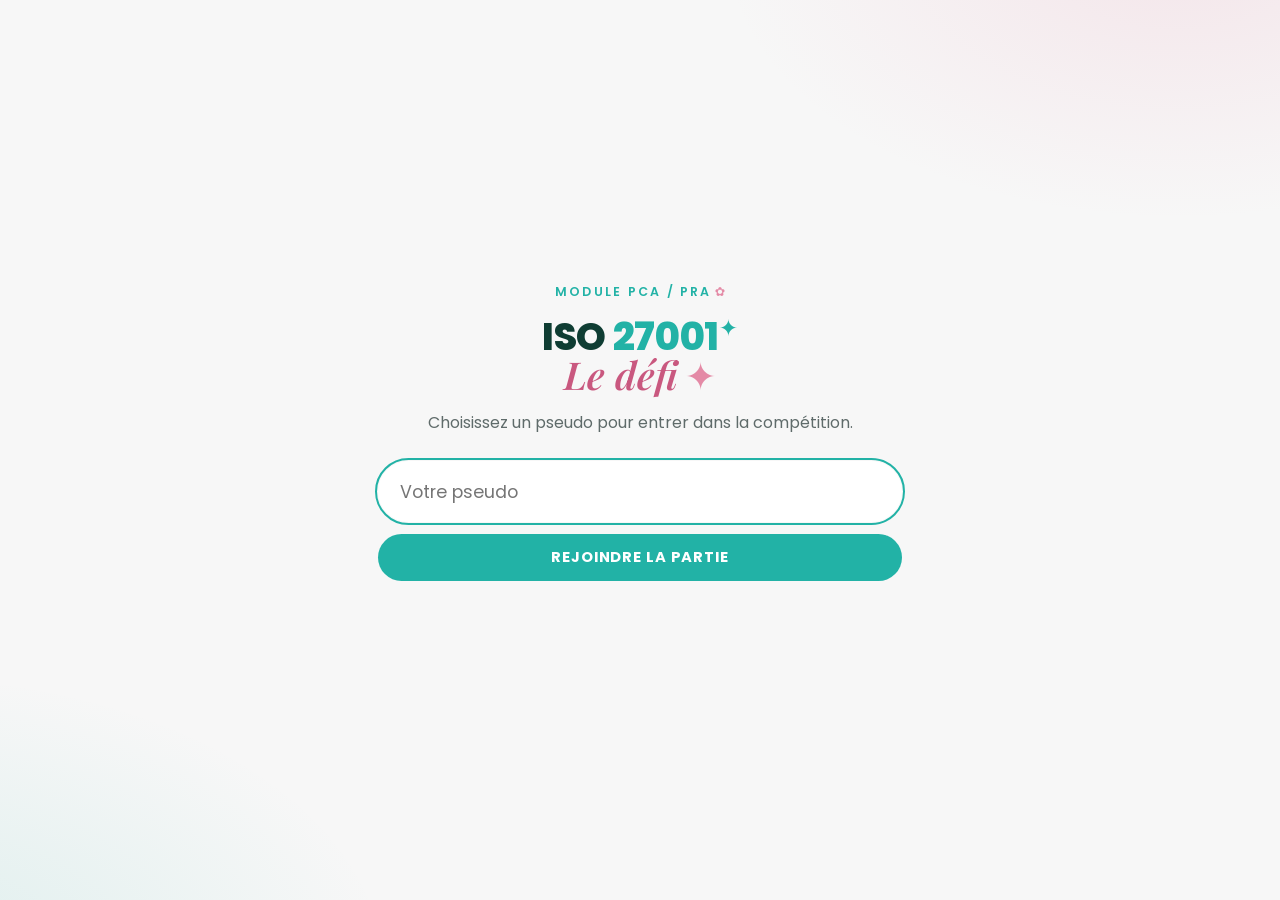
<file: index.html>
<!DOCTYPE html>
<html lang="fr">
<head>
  <meta charset="utf-8">
  <meta name="viewport" content="width=device-width, initial-scale=1, maximum-scale=1">
  <meta name="theme-color" content="#f7f7f7">
  <title>ISO 27001 · Le défi</title>
  <link rel="preconnect" href="https://fonts.googleapis.com">
  <link rel="preconnect" href="https://fonts.gstatic.com" crossorigin>
  <link href="https://fonts.googleapis.com/css2?family=Playfair+Display:ital,wght@1,600&family=Poppins:wght@400;500;600;700;800&display=swap" rel="stylesheet">
  <link rel="stylesheet" href="css/style.css">
</head>
<body>
  <div class="player" id="app"></div>
  <script src="js/vendor/supabase.js"></script>
  <script src="config.js"></script>
  <script src="js/backend.js"></script>
  <script src="js/player.js"></script>
</body>
</html>
</file>
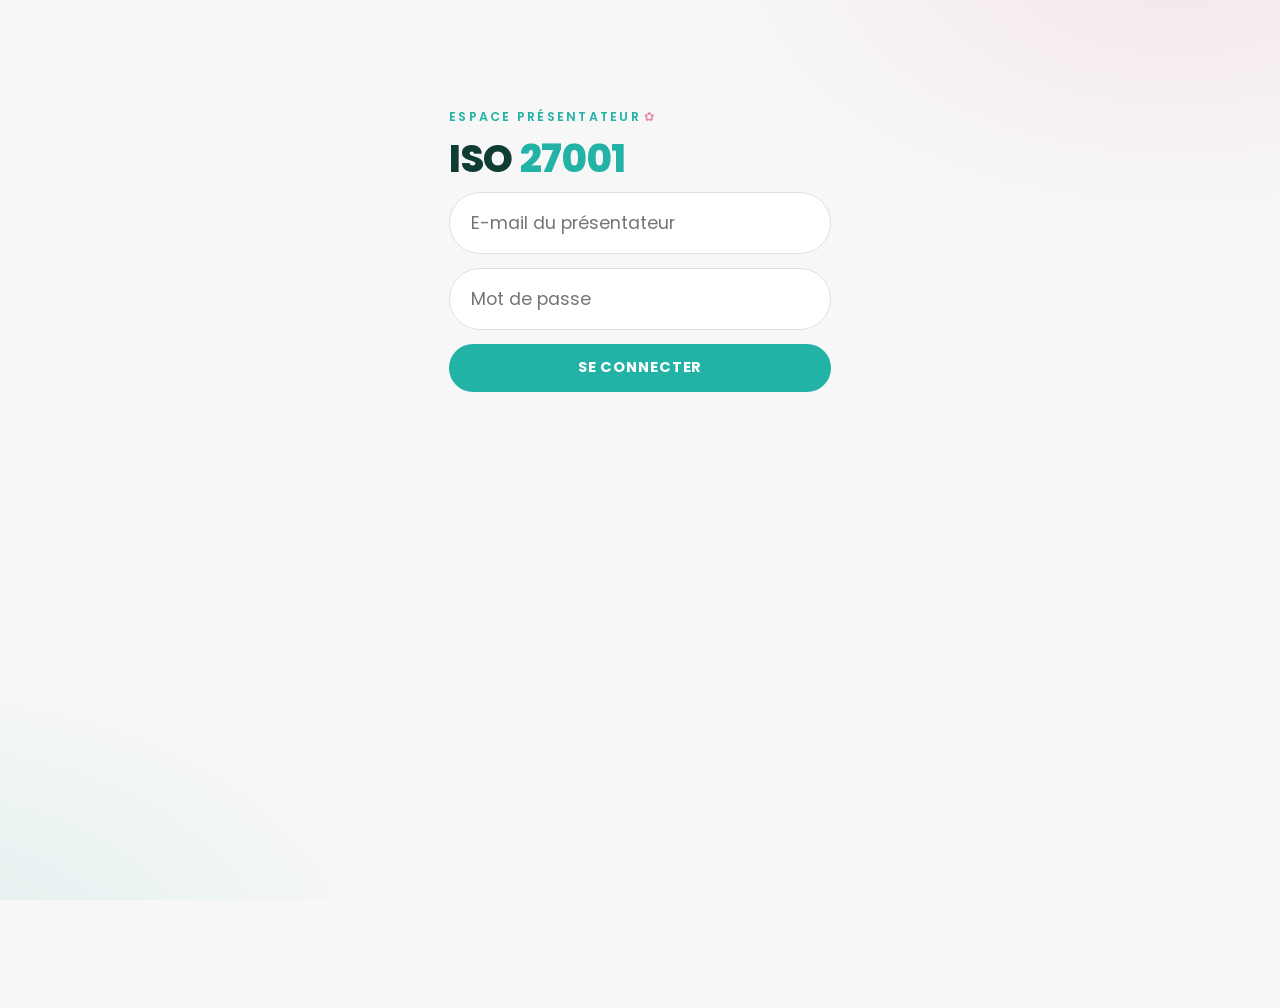
<file: admin.html>
<!DOCTYPE html>
<html lang="fr">
<head>
  <meta charset="utf-8">
  <meta name="viewport" content="width=device-width, initial-scale=1">
  <meta name="robots" content="noindex">
  <title>ISO 27001 · Présentateur</title>
  <link rel="preconnect" href="https://fonts.googleapis.com">
  <link rel="preconnect" href="https://fonts.gstatic.com" crossorigin>
  <link href="https://fonts.googleapis.com/css2?family=Playfair+Display:ital,wght@1,600&family=Poppins:wght@400;500;600;700;800&display=swap" rel="stylesheet">
  <link rel="stylesheet" href="css/style.css">
</head>
<body>
  <div id="root"></div>
  <script src="js/vendor/supabase.js"></script>
  <script src="js/vendor/qrcode.js"></script>
  <script src="config.js"></script>
  <script src="js/backend.js"></script>
  <script src="js/admin.js"></script>
</body>
</html>
</file>
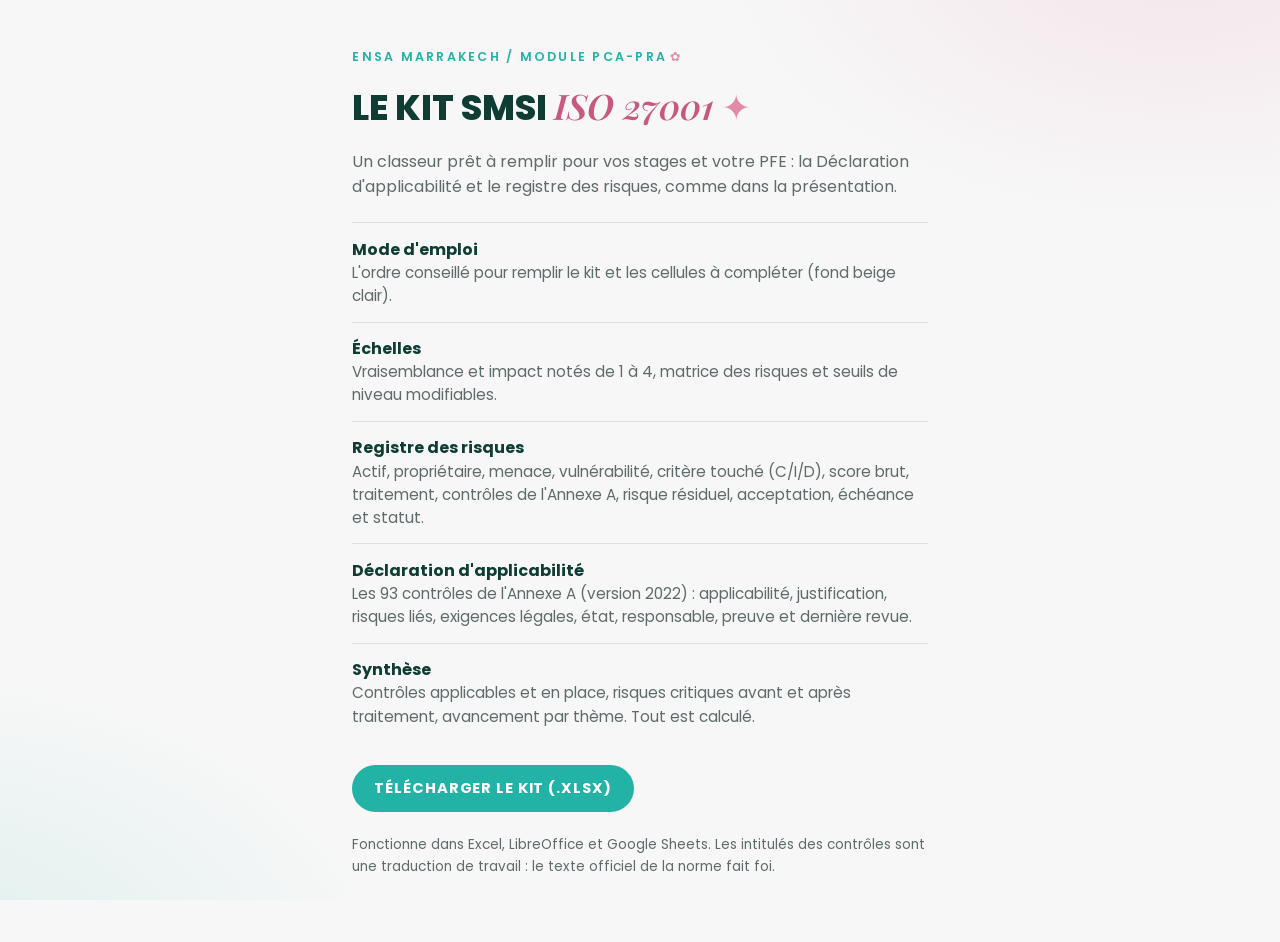
<file: kit.html>
<!DOCTYPE html>
<html lang="fr">
<head>
  <meta charset="utf-8">
  <meta name="viewport" content="width=device-width, initial-scale=1">
  <meta name="theme-color" content="#f7f7f7">
  <title>Kit SMSI · ISO 27001</title>
  <link rel="preconnect" href="https://fonts.googleapis.com">
  <link rel="preconnect" href="https://fonts.gstatic.com" crossorigin>
  <link href="https://fonts.googleapis.com/css2?family=Playfair+Display:ital,wght@1,600&family=Poppins:wght@400;500;600;700;800&display=swap" rel="stylesheet">
  <link rel="stylesheet" href="css/style.css">
  <style>
    .kit { max-width: 620px; margin: 0 auto; padding: 3rem 1.4rem 4rem; display: flex; flex-direction: column; gap: 1.4rem; }
    .kit h1 { font-family: var(--display); font-weight: 800; text-transform: uppercase; font-size: 2.2rem; line-height: 1.02; margin: 0; color: var(--text); }
    .kit h1 i { font-family: var(--serif); font-style: italic; font-weight: 600; text-transform: none; color: var(--rose-deep); }
    .kit p { margin: 0; line-height: 1.6; color: var(--muted); }
    .kit ul { list-style: none; padding: 0; margin: 0; }
    .kit li { padding: .9rem 0; border-top: 1px solid var(--line); line-height: 1.45; }
    .kit li b { display: block; font-size: 1rem; color: var(--text); }
    .kit li span { color: var(--muted); font-size: .95rem; }
    .kit .btn { align-self: flex-start; text-decoration: none; display: inline-block; }
    .kit .small { font-size: .85rem; color: var(--muted); }
  </style>
</head>
<body>
  <main class="kit">
    <span class="tag" style="align-self:flex-start">ENSA Marrakech / Module PCA-PRA</span>
    <h1>Le kit SMSI <i>ISO 27001</i> <span class="spark">✦</span></h1>
    <p>Un classeur prêt à remplir pour vos stages et votre PFE : la Déclaration d'applicabilité et le registre des risques, comme dans la présentation.</p>
    <ul>
      <li><b>Mode d'emploi</b><span>L'ordre conseillé pour remplir le kit et les cellules à compléter (fond beige clair).</span></li>
      <li><b>Échelles</b><span>Vraisemblance et impact notés de 1 à 4, matrice des risques et seuils de niveau modifiables.</span></li>
      <li><b>Registre des risques</b><span>Actif, propriétaire, menace, vulnérabilité, critère touché (C/I/D), score brut, traitement, contrôles de l'Annexe A, risque résiduel, acceptation, échéance et statut.</span></li>
      <li><b>Déclaration d'applicabilité</b><span>Les 93 contrôles de l'Annexe A (version 2022) : applicabilité, justification, risques liés, exigences légales, état, responsable, preuve et dernière revue.</span></li>
      <li><b>Synthèse</b><span>Contrôles applicables et en place, risques critiques avant et après traitement, avancement par thème. Tout est calculé.</span></li>
    </ul>
    <a class="btn" href="files/kit-smsi-iso27001.xlsx" download>Télécharger le kit (.xlsx)</a>
    <p class="small">Fonctionne dans Excel, LibreOffice et Google Sheets. Les intitulés des contrôles sont une traduction de travail : le texte officiel de la norme fait foi.</p>
  </main>
</body>
</html>
</file>
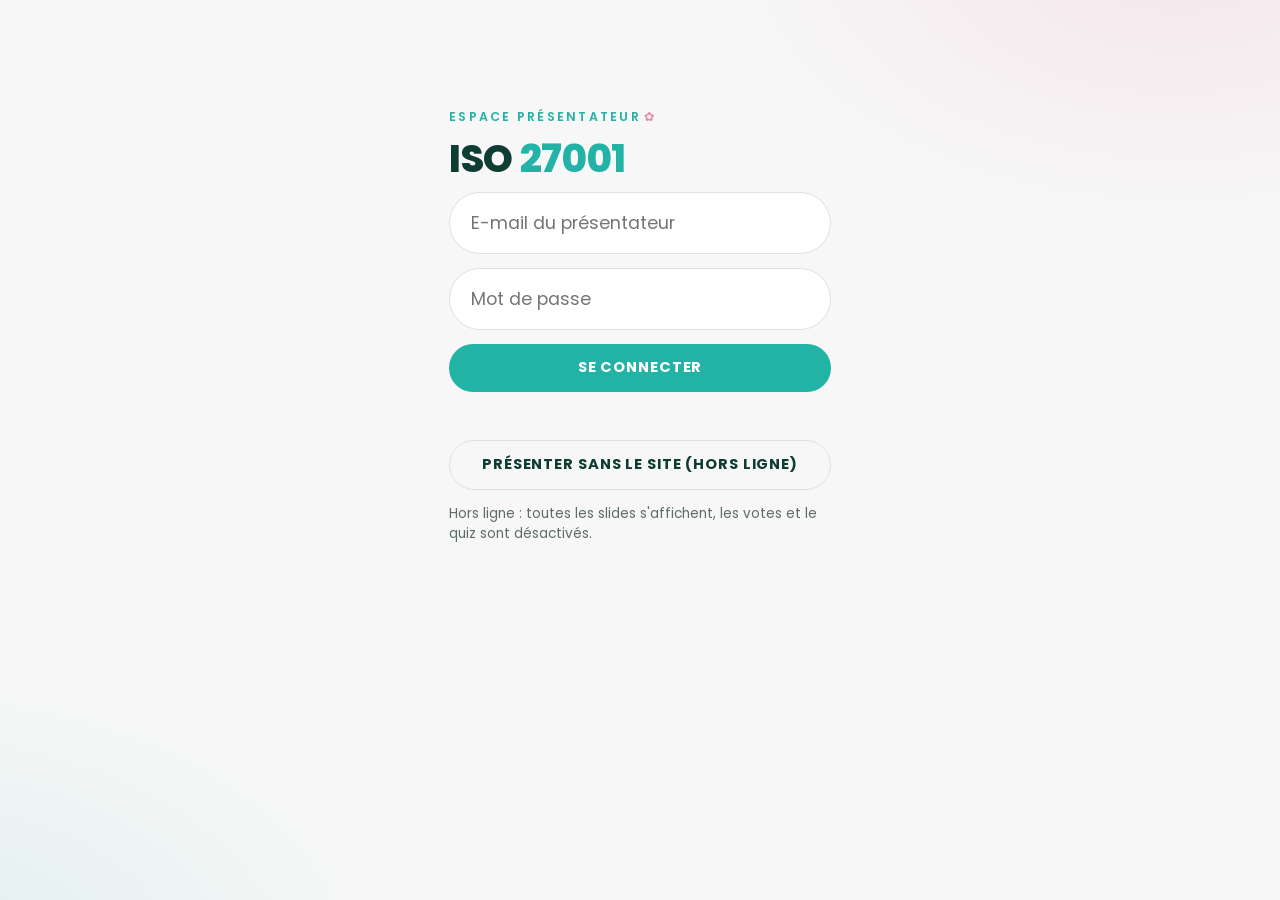
<file: presentation.html>
<!DOCTYPE html>
<html lang="fr">
<head>
  <meta charset="utf-8">
  <meta name="viewport" content="width=device-width, initial-scale=1">
  <meta name="robots" content="noindex">
  <title>ISO 27001 · Le SMSI à travers l'affaire Maersk</title>
  <link rel="preconnect" href="https://fonts.googleapis.com">
  <link rel="preconnect" href="https://fonts.gstatic.com" crossorigin>
  <link href="https://fonts.googleapis.com/css2?family=Playfair+Display:ital,wght@1,600&family=Poppins:wght@400;500;600;700;800&display=swap" rel="stylesheet">
  <link rel="stylesheet" href="css/style.css">
  <link rel="stylesheet" href="css/deck.css">
</head>
<body>
  <div id="deck" class="hidden"></div>
  <div id="root"></div>
  <script src="js/vendor/supabase.js"></script>
  <script src="js/vendor/qrcode.js"></script>
  <script src="config.js"></script>
  <script src="js/backend.js"></script>
  <script src="js/slides.js"></script>
  <script src="js/deck.js"></script>
  <script src="js/admin.js"></script>
</body>
</html>
</file>
<file: css/style.css>
/* ISO 27001 — Le défi Maersk
   Palette chaude (terre cuite, ocre, sauge, prune) sur noir chaud. */
:root {
  --bg: #f7f7f7;
  --bg-2: #eef2f1;
  --surface: #ffffff;
  --surface-2: #e4eeec;
  --line: #dbe3e1;
  --text: #0f3d33;
  --muted: #5f6b6a;
  --accent: #22b2a6;
  --accent-ink: #12877d;
  --gold: #12877d;
  --ok: #1f9d74;
  --bad: #d64545;
  --alert: #d64545;
  --c0: #22b2a6; --c0-ink: #fff;
  --c1: #0f3d33; --c1-ink: #fff;
  --c2: #636b6f; --c2-ink: #fff;
  --c3: #cdeae7; --c3-ink: #0f3d33;
  --radius: 14px;
  --font: 'Poppins', system-ui, -apple-system, 'Segoe UI', sans-serif;
  --display: 'Poppins', system-ui, sans-serif;
  --mono: 'Poppins', system-ui, sans-serif;
}
* { box-sizing: border-box; }
html, body { margin: 0; height: 100%; }
body {
  background:
    radial-gradient(900px 520px at 85% -10%, rgba(236,143,171,.20) 0%, transparent 60%),
    radial-gradient(800px 500px at -10% 110%, rgba(176,150,220,.18) 0%, transparent 60%),
    var(--bg);
  background-attachment: fixed;
  color: var(--text);
  font-family: var(--font);
  -webkit-font-smoothing: antialiased;
}
button, input { font: inherit; }
button { cursor: pointer; }
button:disabled { cursor: default; }
.hidden { display: none !important; }
.mono { font-family: var(--mono); }
.muted { color: var(--muted); }
.tag {
  display: inline-block; font-family: var(--mono); font-size: .78rem; letter-spacing: .08em;
  text-transform: uppercase; color: var(--accent); border: 1px solid #ecc2d1;
  padding: .3em .8em; border-radius: 999px; background: rgba(236,143,171,.10);
}
.btn {
  border: 0; border-radius: 999px; padding: .9em 1.5em; font-weight: 600;
  background: linear-gradient(135deg, #e47ba0, #c94f7c); color: #fff;
  box-shadow: 0 6px 18px rgba(201,79,124,.25); transition: transform .08s, filter .15s;
}
.btn:active { transform: scale(.98); }
.btn:hover { filter: brightness(1.08); }
.btn.ghost { background: transparent; color: var(--text); border: 1px solid var(--line); box-shadow: none; }
.btn.danger { background: var(--bad); color: #fff; box-shadow: none; }
.input {
  width: 100%; padding: .95em 1.2em; border-radius: 999px; border: 1px solid var(--line);
  background: var(--bg-2); color: var(--text); font-size: 1.1rem;
}
.input:focus { outline: 2px solid var(--accent); outline-offset: 1px; border-color: transparent; }
.error-msg { color: var(--bad); min-height: 1.3em; font-size: .95rem; }

/* ===================== PAGE JOUEUR ===================== */
.player { min-height: 100dvh; display: flex; flex-direction: column; max-width: 560px; margin: 0 auto; }
.p-top {
  display: flex; justify-content: space-between; align-items: center; gap: 1rem;
  padding: .9rem 1.1rem; border-bottom: 1px solid var(--line); font-size: .92rem;
}
.p-top .who { font-weight: 600; overflow: hidden; text-overflow: ellipsis; white-space: nowrap; }
.p-top .score { font-family: var(--mono); color: var(--gold); white-space: nowrap; }
.p-main { flex: 1; display: flex; flex-direction: column; padding: 1.3rem 1.1rem 1.6rem; gap: 1rem; }
.p-center { flex: 1; display: flex; flex-direction: column; justify-content: center; align-items: center; text-align: center; gap: 1rem; }
.brand { font-family: var(--display); font-weight: 700; font-size: 2.4rem; line-height: 1.02; letter-spacing: -.01em; }
.brand em { font-style: normal; color: var(--accent); }
.brand i { font-style: italic; font-weight: 600; color: var(--gold); }
.spark { color: var(--gold); display: inline-block; animation: twinkle 2.6s ease-in-out infinite; }
.spark.s2 { animation-delay: 1.3s; color: var(--accent); font-size: .6em; vertical-align: super; }
@keyframes twinkle { 0%,100% { opacity: .35; transform: scale(.8) rotate(0); } 50% { opacity: 1; transform: scale(1.1) rotate(20deg); } }
.p-h1 { font-family: var(--display); font-size: 1.55rem; line-height: 1.2; margin: 0; font-weight: 600; }
.p-body { color: var(--muted); line-height: 1.5; margin: 0; }
.join-form { width: 100%; display: flex; flex-direction: column; gap: .7rem; margin-top: .6rem; }
.pulse-dot { width: 14px; height: 14px; border-radius: 50%; background: var(--accent); animation: pulse 1.4s infinite; }
@keyframes pulse { 0% { box-shadow: 0 0 0 0 rgba(236,143,171,.6); } 100% { box-shadow: 0 0 0 22px rgba(236,143,171,0); } }

.timer-bar { height: 8px; background: var(--surface-2); border-radius: 99px; overflow: hidden; }
.timer-bar > div { height: 100%; background: var(--gold); transform-origin: left; transition: transform .25s linear; }
.timer-bar.low > div { background: var(--bad); }
.q-meta { display: flex; justify-content: space-between; align-items: center; font-family: var(--mono); font-size: .85rem; color: var(--muted); }
.answers { display: grid; gap: .7rem; }
.ans {
  display: flex; align-items: center; gap: .9rem; text-align: left; width: 100%;
  border: 0; border-radius: var(--radius); padding: 1.05rem 1.1rem; min-height: 70px;
  font-size: 1.02rem; font-weight: 600; line-height: 1.25;
  box-shadow: inset 0 -4px 0 rgba(0,0,0,.25); transition: transform .08s, opacity .2s;
}
.ans:active { transform: scale(.985); }
.ans .shape { font-size: 1.25rem; width: 1.6rem; text-align: center; flex: none; }
.ans.c0 { background: var(--c0); color: var(--c0-ink); }
.ans.c1 { background: var(--c1); color: var(--c1-ink); }
.ans.c2 { background: var(--c2); color: var(--c2-ink); }
.ans.c3 { background: var(--c3); color: var(--c3-ink); }
.answers.locked .ans:not(.picked) { opacity: .28; }
.answers.locked .ans.picked { outline: 3px solid var(--text); outline-offset: 2px; }

.est-box { background: var(--surface); border: 1px solid var(--line); border-radius: var(--radius); padding: 1.3rem 1.1rem; display: flex; flex-direction: column; gap: 1rem; }
.est-value { font-family: var(--mono); font-size: 3rem; font-weight: 600; text-align: center; color: var(--gold); }
.est-value small { font-size: 1.2rem; color: var(--muted); margin-left: .2em; }
input[type=range] { width: 100%; accent-color: var(--accent); height: 34px; }
input[type=checkbox] { accent-color: var(--accent); }
.est-steps { display: flex; gap: .5rem; }
.est-steps button { flex: 1; padding: .7em 0; border-radius: 10px; border: 1px solid var(--line); background: var(--bg-2); color: var(--text); font-family: var(--mono); }

.result-badge {
  width: 120px; height: 120px; border-radius: 50%; display: grid; place-items: center;
  font-size: 3.6rem; font-weight: 800; animation: pop .45s cubic-bezier(.2,1.6,.4,1);
}
.result-badge.ok { background: var(--ok); color: #fff; }
.result-badge.ko { background: var(--bad); color: #fff; }
.result-badge.none { background: var(--surface-2); color: var(--muted); }
@keyframes pop { from { transform: scale(.3); opacity: 0; } to { transform: scale(1); opacity: 1; } }
.gain { font-family: var(--mono); font-size: 2rem; color: var(--gold); font-weight: 600; }
.card { background: transparent; border-top: 1px solid var(--line); border-radius: 0; padding: .9rem .1rem .2rem; text-align: left; width: 100%; line-height: 1.45; }
.card .lbl { font-family: var(--mono); font-size: .75rem; text-transform: uppercase; letter-spacing: .08em; color: var(--muted); margin-bottom: .3rem; }
.rank-line { display: flex; gap: .7rem; width: 100%; }
.rank-line .card { text-align: center; }
.rank-line .big { font-family: var(--mono); font-size: 1.6rem; font-weight: 600; }

.player.incident { background: repeating-linear-gradient(-45deg, #2a0b0b 0 14px, #200808 14px 28px); }
.alarm { font-family: var(--mono); color: #fff; background: var(--alert); padding: .45em .9em; border-radius: 8px; letter-spacing: .1em; animation: blink 1s steps(2) infinite; }
@keyframes blink { 50% { opacity: .35; } }

.multi-list { display: flex; flex-direction: column; gap: .7rem; }
.mitem { background: transparent; border-top: 1px solid var(--line); border-radius: 0; padding: .8rem .1rem .2rem; display: flex; flex-direction: column; gap: .6rem; }
.mtext { font-size: .98rem; line-height: 1.35; }
.mtext b { color: var(--accent); }
.chips { display: grid; grid-template-columns: repeat(4, 1fr); gap: .4rem; }
.chips.two { grid-template-columns: 1fr 1fr; }
.chip { border: 1px solid var(--line); background: var(--bg-2); color: var(--text); border-radius: 999px; padding: .55em .4em; font-size: .88rem; font-weight: 600; }
.chip.on.c0 { background: var(--c0); color: var(--c0-ink); border-color: transparent; }
.chip.on.c1 { background: var(--c1); color: var(--c1-ink); border-color: transparent; }
.chip.on.c2 { background: var(--c2); color: var(--c2-ink); border-color: transparent; }
.chip.on.c3 { background: var(--c3); color: var(--c3-ink); border-color: transparent; }
.multi-list.locked .chip:not(.on) { opacity: .35; }
.mres { display: flex; justify-content: space-between; gap: .8rem; padding: .45rem 0; border-top: 1px solid var(--line); font-size: .92rem; }
.mres:first-of-type { border-top: 0; }
.mres b { white-space: nowrap; }
.mres.ok b { color: var(--ok); }
.mres.ko b { color: var(--bad); }
.result-badge.small { font-size: 2.1rem; }

/* ===================== PAGE PRÉSENTATEUR ===================== */
.stage { position: fixed; inset: 0; display: flex; flex-direction: column; overflow: hidden; }
.stage-head {
  display: flex; justify-content: space-between; align-items: center;
  padding: 2.2vh 3.5vw 0; min-height: 7vh; font-size: clamp(14px, 1.4vw, 22px);
}
.stage-head .count { font-family: var(--mono); color: var(--muted); }
.stage-body { flex: 1; display: flex; flex-direction: column; padding: 2vh 3.5vw 2vh; min-height: 0; }
.s-title { font-family: var(--display); font-weight: 700; letter-spacing: -.01em; line-height: 1.08; margin: 0; }
.s-xl { font-size: clamp(36px, 5.6vw, 96px); }
.s-l  { font-size: clamp(28px, 3.5vw, 60px); }
.s-text { font-size: clamp(18px, 1.9vw, 32px); line-height: 1.45; color: #5a4650; max-width: 70ch; }

/* Lobby */
.lobby { display: grid; grid-template-columns: 1.2fr 1fr; gap: 4vw; align-items: center; height: 100%; }
.lobby .brand { font-size: clamp(48px, 7vw, 120px); }
.lobby .sub { font-style: normal; }
.lobby .sub { font-size: clamp(18px, 1.8vw, 30px); color: var(--muted); margin-top: 2vh; }
.qr-card { background: #fdf3f6; border-radius: 28px; box-shadow: 0 0 0 8px rgba(236,143,171,.16), 0 24px 60px rgba(120,60,80,.14); border: 1px solid var(--line); padding: 2.2vw; display: flex; flex-direction: column; align-items: center; gap: 1.2vh; color: #3a1626; }
.qr-card img, .qr-card svg { width: min(30vw, 46vh); height: auto; image-rendering: pixelated; display: block; }
.qr-card .url { font-family: var(--mono); font-size: clamp(14px, 1.4vw, 24px); font-weight: 600; word-break: break-all; text-align: center; }
.big-count { font-family: var(--mono); font-size: clamp(40px, 5vw, 90px); color: var(--gold); font-weight: 600; line-height: 1; margin-top: 4vh; }
.big-count small { display: block; font-family: var(--font); font-size: clamp(14px, 1.3vw, 22px); color: var(--muted); font-weight: 400; margin-top: .4em; }
.names { display: flex; flex-wrap: wrap; gap: .5em; margin-top: 3vh; max-height: 22vh; overflow: hidden; }
.names span { background: var(--surface); border: 1px solid var(--line); padding: .35em .8em; border-radius: 999px; font-size: clamp(13px, 1.1vw, 20px); animation: pop .35s ease-out; }

/* Écrans narratifs */
.show { display: flex; flex-direction: column; justify-content: center; height: 100%; gap: 3.5vh; max-width: 85vw; }
.stage.incident { background: #120404; }
.stage.incident::before {
  content: ''; position: absolute; inset: 0; pointer-events: none;
  background: repeating-linear-gradient(0deg, rgba(255,255,255,.025) 0 2px, transparent 2px 4px);
  animation: scan 6s linear infinite;
}
@keyframes scan { to { background-position: 0 100vh; } }
.stage.incident .s-title { color: #fff; animation: glitch 2.4s infinite; }
.stage.incident .tag { color: #ffb3b3; border-color: #7a1f1f; background: #2b0909; }
@keyframes glitch {
  0%, 92%, 100% { text-shadow: none; transform: none; }
  93% { text-shadow: 4px 0 #ff2a2a, -4px 0 #ffb000; transform: translateX(-3px); }
  95% { text-shadow: -5px 0 #ff2a2a, 3px 0 #ffb000; transform: translateX(4px); }
  97% { text-shadow: 2px 0 #ff2a2a; transform: none; }
}
.flash { position: absolute; inset: 0; background: var(--alert); animation: flash 1.2s ease-out forwards; pointer-events: none; }
@keyframes flash { 0% { opacity: .85; } 100% { opacity: 0; } }
.ticker { position: absolute; left: 0; right: 0; bottom: 9vh; background: var(--alert); color: #fff; font-family: var(--mono); font-size: clamp(14px, 1.4vw, 24px); letter-spacing: .12em; padding: .6em 0; white-space: nowrap; overflow: hidden; }
.ticker span { display: inline-block; padding-left: 100%; animation: tick 14s linear infinite; }
@keyframes tick { to { transform: translateX(-100%); } }

/* Question */
.q-wrap { display: grid; grid-template-columns: 1fr auto; gap: 3vw; align-items: start; }
.q-wrap .s-title { font-size: clamp(26px, 3.2vw, 56px); }
.q-sub { font-size: clamp(16px, 1.6vw, 28px); color: var(--muted); margin-top: 1.5vh; line-height: 1.4; max-width: 60ch; }
.countdown { width: clamp(110px, 10vw, 190px); aspect-ratio: 1; position: relative; display: grid; place-items: center; }
.countdown svg { position: absolute; inset: 0; transform: rotate(-90deg); }
.countdown circle { fill: none; stroke-width: 9; }
.countdown .track { stroke: var(--surface-2); }
.countdown .prog { stroke: var(--gold); stroke-linecap: round; transition: stroke-dashoffset .25s linear, stroke .3s; }
.countdown.low .prog { stroke: var(--bad); }
.countdown .num { font-family: var(--mono); font-size: clamp(36px, 3.6vw, 70px); font-weight: 600; }
.answered-count { text-align: center; font-family: var(--mono); font-size: clamp(14px, 1.3vw, 22px); color: var(--muted); margin-top: 1vh; }
.answered-count b { color: var(--text); font-size: 1.4em; }

.tiles { display: grid; grid-template-columns: 1fr 1fr; gap: 1.6vh 1.4vw; margin-top: auto; padding-top: 3vh; }
.tile {
  position: relative; overflow: hidden; border-radius: 26px; padding: 2.4vh 1.6vw; min-height: 13vh;
  display: flex; align-items: center; gap: 1.2vw; font-size: clamp(18px, 1.9vw, 34px); font-weight: 600; line-height: 1.2;
  box-shadow: inset 0 -6px 0 rgba(0,0,0,.25); transition: opacity .5s, filter .5s, transform .5s;
}
.tile .shape { font-size: 1.2em; flex: none; width: 1.4em; text-align: center; }
.tile .label { position: relative; z-index: 1; flex: 1; }
.tile .shape, .tile .stat { position: relative; z-index: 1; }
.tile .fill { position: absolute; inset: 0; transform-origin: left; transform: scaleX(0); background: rgba(0,0,0,.28); transition: transform 1.1s cubic-bezier(.2,.8,.2,1); }
.tile .stat { font-family: var(--mono); font-size: .9em; opacity: 0; transition: opacity .4s .6s; }
.tile.c0 { background: var(--c0); color: var(--c0-ink); }
.tile.c1 { background: var(--c1); color: var(--c1-ink); }
.tile.c2 { background: var(--c2); color: var(--c2-ink); }
.tile.c3 { background: var(--c3); color: var(--c3-ink); }
.revealed .tile .stat { opacity: 1; }
.revealed .tile.wrong { opacity: .28; filter: saturate(.4); }
.revealed .tile.right { transform: scale(1.02); box-shadow: 0 0 0 4px var(--text), inset 0 -6px 0 rgba(0,0,0,.25); }

.explain {
  margin-top: 2.2vh; background: transparent; border-left: 3px solid var(--accent); border-radius: 0;
  padding: 1.8vh 1.6vw; font-size: clamp(16px, 1.55vw, 27px); line-height: 1.45; animation: rise .5s ease-out;
}
.explain b { color: var(--accent); }
@keyframes rise { from { transform: translateY(14px); opacity: 0; } to { transform: none; opacity: 1; } }
.story { list-style: none; padding: 0; margin: 2vh 0 0; display: flex; flex-direction: column; gap: 1.1vh; }
.story li { font-size: clamp(16px, 1.6vw, 28px); line-height: 1.35; padding-left: 1.6em; position: relative; animation: rise .5s ease-out; }
.story li::before { content: '✦'; position: absolute; left: 0; color: var(--accent); }
.story li.punch { font-family: var(--display); font-weight: 700; font-style: italic; font-size: clamp(24px, 2.6vw, 46px); color: var(--gold); padding-left: 0; margin-top: 1vh; }
.story li.punch::before { content: none; }

/* Votes */
.tiles.duo .tile { min-height: 18vh; font-size: clamp(22px, 2.4vw, 42px); }
.revealed.neutral .tile .fill { background: rgba(0,0,0,.32); }
.tile .label small.was { display: block; font-size: .55em; font-weight: 500; opacity: .85; margin-top: .3em; font-family: var(--mono); }
.changed { margin-top: 2vh; font-size: clamp(18px, 1.8vw, 32px); }
.changed b { font-family: var(--mono); color: var(--gold); font-size: 1.4em; margin-right: .2em; }
.mstage { margin-top: auto; padding-top: 2vh; display: flex; flex-direction: column; gap: 1.4vh; }
.mlegend { display: flex; gap: 2vw; font-size: clamp(14px, 1.3vw, 22px); color: var(--muted); }
.mlegend span { display: flex; align-items: center; gap: .5em; }
.mlegend .sw { width: 1em; height: 1em; border-radius: 50%; display: inline-block; }
.sw.c0, .seg.c0 { background: var(--c0); } .sw.c1, .seg.c1 { background: var(--c1); }
.sw.c2, .seg.c2 { background: var(--c2); } .sw.c3, .seg.c3 { background: var(--c3); }
.ink.c0 { color: #c4467a; } .ink.c1 { color: #c4703a; } .ink.c2 { color: #3f8468; } .ink.c3 { color: #7553b6; }
.mrow { display: grid; grid-template-columns: 1.5fr 1.6fr 13vw; gap: 1.6vw; align-items: center; font-size: clamp(15px, 1.5vw, 26px); }
.mitem-t { line-height: 1.25; }
.mbar { display: flex; height: 3.2vh; border-radius: 999px; overflow: hidden; background: var(--surface-2); }
.mbar .seg { height: 100%; transition: width 1s cubic-bezier(.2,.8,.2,1), opacity .5s; }
.mbar .seg.dim { opacity: .25; }
.mans { font-size: .95em; white-space: nowrap; }

/* Estimation */
.est-stage { margin-top: auto; padding-top: 3vh; }
.est-scale { position: relative; height: 26vh; display: flex; align-items: flex-end; gap: 4px; border-bottom: 2px solid var(--line); }
.est-scale .bar { flex: 1; background: var(--surface-2); border-radius: 6px 6px 0 0; transition: height 1s cubic-bezier(.2,.8,.2,1); height: 0; position: relative; }
.est-scale .bar.hit { background: var(--ok); }
.est-axis { display: flex; justify-content: space-between; font-family: var(--mono); color: var(--muted); font-size: clamp(12px, 1.1vw, 18px); margin-top: .6vh; }
.est-marker { position: absolute; bottom: -2px; top: -4vh; width: 3px; background: var(--gold); }
.est-marker span { position: absolute; top: -.2em; left: 50%; transform: translate(-50%, -100%); font-family: var(--mono); color: var(--gold); white-space: nowrap; font-size: clamp(16px, 1.6vw, 28px); font-weight: 600; }
.est-facts { display: flex; gap: 3vw; margin-top: 2vh; font-size: clamp(16px, 1.5vw, 26px); }
.est-facts b { font-family: var(--mono); color: var(--gold); }
.est-waiting { font-size: clamp(20px, 2.2vw, 38px); color: var(--muted); text-align: center; padding: 6vh 0; border: 2px dashed var(--line); border-radius: 18px; }

/* Classement */
.board { display: flex; flex-direction: column; gap: 1vh; margin-top: 3vh; position: relative; }
.row {
  display: grid; grid-template-columns: 4.5vw 1fr auto auto; gap: 1.5vw; align-items: center;
  background: transparent; border-bottom: 1px solid var(--line); border-radius: 0; padding: 1.15vh 1.6vw; font-size: clamp(16px, 1.75vw, 30px);
  transition: transform .8s cubic-bezier(.2,.8,.2,1);
}
.row .rk { font-family: var(--mono); color: var(--muted); }
.row .nm { font-weight: 600; overflow: hidden; text-overflow: ellipsis; white-space: nowrap; }
.row .sc { font-family: var(--mono); color: var(--gold); }
.row .mv { font-family: var(--mono); font-size: .7em; min-width: 3.5em; text-align: right; }
.row .mv.up { color: var(--ok); }
.row .mv.down { color: var(--bad); }
.row:nth-child(1) { background: linear-gradient(90deg, #fbe6cf, transparent 70%); }
.row:nth-child(2) { background: linear-gradient(90deg, #f8e1ea, transparent 70%); }
.row:nth-child(1) .rk { color: var(--gold); }

/* Podium */
.podium { display: grid; grid-template-columns: 1fr 1fr 1fr; align-items: end; gap: 2vw; height: 52vh; margin-top: auto; }
.pod { display: flex; flex-direction: column; align-items: center; gap: 1.2vh; opacity: 0; transform: translateY(30px); transition: all .7s cubic-bezier(.2,1.3,.4,1); }
.pod.on { opacity: 1; transform: none; }
.pod .nm { font-family: var(--display); font-weight: 700; font-style: italic; font-size: clamp(22px, 2.6vw, 48px); text-align: center; overflow-wrap: anywhere; }
.pod .sc { font-family: var(--mono); color: var(--muted); font-size: clamp(16px, 1.5vw, 26px); }
.pod .block { width: 100%; border-radius: 28px 28px 0 0; display: grid; place-items: center; font-family: var(--display); font-weight: 700; font-size: clamp(40px, 5vw, 96px); color: rgba(0,0,0,.45); }
.pod.p1 .block { height: 30vh; background: linear-gradient(160deg, #f8dcae, #e9b46e); }
.pod.p2 .block { height: 21vh; background: linear-gradient(160deg, #eadbe1, #c7aebb); }
.pod.p3 .block { height: 14vh; background: linear-gradient(160deg, #f0b9a8, #c9846f); }
.pod .crown { font-size: clamp(22px, 2.4vw, 40px); color: var(--gold); line-height: 1; }
#confetti { position: absolute; inset: 0; pointer-events: none; }

/* Barre de contrôle */
.controls {
  display: flex; align-items: center; gap: .6rem; padding: .7rem 1rem; background: rgba(255,255,255,.92);
  border-top: 1px solid var(--line); font-size: 14px; z-index: 5; opacity: .35; transition: opacity .2s;
}
.controls:hover, .controls:focus-within { opacity: 1; }
.controls .btn { padding: .55em 1em; font-size: 14px; }
.controls .spacer { flex: 1; }
.controls label { display: flex; align-items: center; gap: .4em; color: var(--muted); }
.controls .kbd { font-family: var(--mono); color: var(--muted); font-size: 12px; }

.drawer { position: fixed; top: 0; right: 0; bottom: 0; width: min(420px, 90vw); background: var(--bg-2); border-left: 1px solid var(--line); z-index: 20; display: flex; flex-direction: column; box-shadow: -20px 0 50px rgba(0,0,0,.5); }
.drawer header { display: flex; justify-content: space-between; align-items: center; padding: 1rem 1.2rem; border-bottom: 1px solid var(--line); }
.drawer .list { overflow: auto; padding: .6rem 1rem 1rem; }
.drawer .pl { display: flex; justify-content: space-between; align-items: center; gap: .6rem; padding: .55rem .2rem; border-bottom: 1px solid var(--line); }
.drawer .pl.banned { opacity: .4; text-decoration: line-through; }
.drawer .pl button { padding: .35em .8em; font-size: 13px; }

.modal-back { position: fixed; inset: 0; background: rgba(0,0,0,.6); display: grid; place-items: center; z-index: 30; }
.modal { background: var(--bg-2); border: 1px solid var(--line); border-radius: 16px; padding: 1.6rem; width: min(440px, 92vw); display: flex; flex-direction: column; gap: .9rem; }
.modal h3 { margin: 0; font-family: var(--display); }

.login { max-width: 420px; margin: 12vh auto; padding: 0 1.2rem; display: flex; flex-direction: column; gap: .9rem; }
.login code { font-family: var(--mono); background: var(--surface); padding: .15em .4em; border-radius: 6px; word-break: break-all; }
.notice { background: var(--surface); border: 1px solid var(--line); border-radius: 16px; padding: 1rem; line-height: 1.5; font-size: .95rem; }


/* =====================================================================
   Thème « corporate » : gris clair, vert profond, turquoise (v3)
   ===================================================================== */
body { background: var(--bg); background-attachment: initial; }
.tag {
  border: 0; background: none; padding: 0; border-radius: 0;
  color: var(--accent); font-family: var(--font); font-weight: 600;
  letter-spacing: .18em; font-size: .78rem;
}
.btn {
  border-radius: 10px; background: var(--accent); color: #fff; box-shadow: none;
  text-transform: uppercase; letter-spacing: .06em; font-weight: 700; font-size: .92rem;
}
.btn:hover { filter: brightness(.95); }
.input { border-radius: 10px; background: #fff; }
.brand { font-family: var(--display); font-weight: 800; text-transform: uppercase; letter-spacing: -.01em; line-height: .98; color: var(--text); }
.brand em { color: var(--accent); }
.brand i { font-style: normal; font-weight: 800; color: var(--text); }
.spark { display: none !important; }
.p-h1 { font-weight: 700; color: var(--text); }
.s-title { font-weight: 800; letter-spacing: -.015em; color: var(--text); }
.s-l { text-transform: uppercase; }
.q-wrap .s-title { font-weight: 700; }
.ans, .tile { border-radius: 14px; box-shadow: none; }
.ans.c3, .tile.c3 { border: 1px solid #b6dfda; }
.qr-card { background: #fff; border-radius: 16px; box-shadow: none; border: 1px solid var(--line); }
.qr-card .url { color: var(--text); }
.names span { border-radius: 8px; }
.result-badge.ok { background: var(--accent); }
.result-badge.none { background: var(--surface-2); color: var(--text); }
.gain, .est-value, .big-count, .row .sc, .changed b { color: var(--accent-ink); }
.mtext b, .explain b { color: var(--accent-ink); }
.explain { border-left-color: var(--accent); }
.chip { border-radius: 8px; background: #fff; }
.row:nth-child(1) { background: linear-gradient(90deg, #d6f0ed, transparent 70%); }
.row:nth-child(2) { background: linear-gradient(90deg, #e9f1ef, transparent 70%); }
.row:nth-child(1) .rk { color: var(--accent-ink); }
.pod .nm { font-style: normal; font-weight: 800; text-transform: uppercase; }
.pod .crown { display: none; }
.pod .block { border-radius: 14px 14px 0 0; color: rgba(255,255,255,.9); }
.pod.p1 .block { background: var(--accent); }
.pod.p2 .block { background: var(--text); }
.pod.p3 .block { background: var(--c2); }
.story li.punch { font-style: normal; color: var(--accent-ink); }
.ink.c0 { color: var(--accent-ink); } .ink.c1 { color: var(--text); } .ink.c2 { color: var(--c2); } .ink.c3 { color: #4a9f97; }
.mbar .seg.dim { opacity: .2; }
.countdown .prog { stroke: var(--accent); }
.timer-bar > div { background: var(--accent); }
.lobby .sub { color: var(--muted); }
.mlegend .sw.c3 { border: 1px solid #b6dfda; }
.controls .btn { text-transform: none; letter-spacing: 0; font-weight: 600; }
.drawer, .modal { background: #fff; }
.story li::before { content: ''; width: .45em; height: .45em; background: var(--accent); top: .5em; }
.seg.c3, .mlegend .sw.c3 { background: #7fcfc6; border: 0; }
.ink.c3 { color: #2f8f86; }

/* =====================================================================
   Touches féminines sur la base vert / turquoise (v3.1)
   ===================================================================== */
:root {
  --rose: #e48aa6; --rose-deep: #c9587f; --rose-soft: #fbe7ee;
  --c3: #e48aa6; --c3-ink: #0f3d33;
  --serif: 'Playfair Display', Georgia, serif;
}
body {
  background:
    radial-gradient(700px 420px at 92% -6%, rgba(228,138,166,.16) 0%, transparent 65%),
    radial-gradient(760px 460px at -8% 108%, rgba(34,178,166,.12) 0%, transparent 65%),
    var(--bg);
  background-attachment: fixed;
}
.brand i { font-family: var(--serif); font-style: italic; font-weight: 600; text-transform: none; color: var(--rose-deep); letter-spacing: 0; }
.spark { display: inline-block !important; color: var(--rose); }
.spark.s2 { color: var(--accent); }
.btn, .input, .chip { border-radius: 999px; }
.ans { border-radius: 20px; }
.tile { border-radius: 24px; }
.ans.c3, .tile.c3 { border: 0; }
.qr-card { border-radius: 28px; box-shadow: 0 0 0 10px var(--rose-soft); border-color: #f3cfdb; }
.names span { border-radius: 999px; border-color: #f0d3dd; }
.result-badge { box-shadow: 0 0 0 10px var(--rose-soft); }
.explain b, .mtext b { color: var(--rose-deep); }
.explain { border-left-color: var(--rose); }
.story li::before { background: var(--rose); border-radius: 50%; }
.story li.punch { font-family: var(--serif); font-style: italic; font-weight: 600; color: var(--rose-deep); }
.row:nth-child(2) { background: linear-gradient(90deg, var(--rose-soft), transparent 70%); }
.pod.p3 .block { background: var(--rose); color: rgba(15,61,51,.75); }
.pod .block { border-radius: 26px 26px 0 0; }
.ink.c3 { color: var(--rose-deep); }
.seg.c3, .mlegend .sw.c3 { background: var(--rose); }
.tag::after { content: ' ✿'; color: var(--rose); letter-spacing: 0; }
.p-top .who::before { content: '✿ '; color: var(--rose); }
.est-box { border-radius: 24px; }

/* ---------- Podium v2 : révélation progressive ---------- */
.podium-v2 { position: relative; height: 50vh; margin-top: 1vh; }
.podium-v2 .pod { opacity: 1; transform: none; transition: none; height: 100%; justify-content: flex-end; }
.podium-v2 .pod .who { opacity: 0; transform: translateY(18px) scale(.9); transition: opacity .5s ease, transform .6s cubic-bezier(.2,1.4,.4,1); display: flex; flex-direction: column; align-items: center; gap: .6vh; }
.podium-v2 .pod.named .who { opacity: 1; transform: none; }
.podium-v2 .pod .block { transform: scaleY(0); transform-origin: bottom; transition: transform 1s cubic-bezier(.2,.9,.25,1); }
.podium-v2 .pod.rise .block { transform: scaleY(1); }
.podium-v2 .pod .block span { opacity: 0; transition: opacity .4s .7s; }
.podium-v2 .pod.rise .block span { opacity: 1; }
.podium-v2 .pod.p1 .block { transition-duration: 1.8s; }
.podium-v2 .pod .sc { font-variant-numeric: tabular-nums; }
.podium-v2 .pod.p1.named .nm { font-size: clamp(28px, 3.4vw, 62px); color: var(--accent-ink); }
.podium-v2 .pod.glow { position: relative; }
.podium-v2 .pod.glow::before { content: ''; position: absolute; left: 50%; bottom: 8%; width: 150%; height: 130%; transform: translateX(-50%);
  background: radial-gradient(closest-side, rgba(34,178,166,.28), rgba(228,138,166,.14) 55%, transparent 75%);
  z-index: -1; animation: podGlow 2.4s ease-in-out infinite; }
@keyframes podGlow { 0%,100% { opacity: .65; transform: translateX(-50%) scale(.96); } 50% { opacity: 1; transform: translateX(-50%) scale(1.04); } }
.podium-v2.final .pod:not(.p1) { opacity: .82; transition: opacity .8s; }
.pod-cap { text-align: center; min-height: 1.4em; margin-top: 1vh; font-family: var(--serif); font-style: italic; font-weight: 600;
  color: var(--rose-deep); font-size: clamp(20px, 2vw, 36px); opacity: 0; transform: translateY(8px); }
.pod-cap.on { opacity: 1; transform: none; transition: opacity .45s, transform .45s; }
.pod-cap.big { font-size: clamp(24px, 2.6vw, 46px); }
.pod-rest { justify-content: center; margin-top: 2.5vh; }
.pod-rest span { animation: pop .45s ease-out both; }
#confetti { width: 100%; height: 100%; z-index: 5; }
.pod-cap { height: calc(clamp(24px, 2.6vw, 46px) * 1.35); line-height: 1.35; min-height: 0; }
</file>
<file: css/deck.css>
/* Présentation web — 1920 × 1080, mise à l'échelle de la fenêtre */
html, body { overflow: hidden; }
body.print { overflow: visible; }
#deck { position: fixed; inset: 0; display: grid; place-items: center; background: #eceeed; }
#deck.hidden { display: none; }
#root.behind { display: none; }
.frame { width: 1920px; height: 1080px; position: absolute; left: 50%; top: 50%; transform-origin: center; flex: none; box-shadow: 0 0 0 1px rgba(15,61,51,.06); }

.slide {
  position: absolute; inset: 0; overflow: hidden;
  background:
    radial-gradient(760px 520px at 100% 0%, rgba(228,138,166,.13) 0%, transparent 70%),
    radial-gradient(820px 560px at 0% 100%, rgba(34,178,166,.10) 0%, transparent 70%),
    #f7f7f7;
  color: var(--text); font-family: var(--font);
  display: flex; flex-direction: column; justify-content: center;
  padding: 150px 160px 140px;
}
.slide.dark { background: radial-gradient(900px 600px at 100% 0%, rgba(228,138,166,.16), transparent 70%), #0f3d33; color: #fff; }
.slide.dark .kicker, .slide.dark .foot { color: #9fdcd5; }
.slide.dark .lead, .slide.dark .muted { color: #c7dbd6; }
.slide.dark h1 { color: #fff; }

.kicker { position: absolute; top: 92px; left: 160px; font-size: 22px; font-weight: 600; letter-spacing: .2em; text-transform: uppercase; color: var(--accent); }
.kicker::after { content: ' ✿'; color: var(--rose); letter-spacing: 0; }
.foot { position: absolute; bottom: 60px; left: 160px; right: 160px; display: flex; justify-content: space-between; font-size: 18px; color: #93a09e; letter-spacing: .04em; }

.slide h1 { font-size: 80px; font-weight: 800; line-height: 1.02; letter-spacing: -.02em; margin: 0; text-transform: uppercase; max-width: 1500px; }
.slide h1.sm { font-size: 64px; }
.slide h1.case { text-transform: none; font-size: 66px; line-height: 1.08; }
.slide h1 em, .slide h2 em, .serif { font-family: var(--serif); font-style: italic; font-weight: 600; text-transform: none; color: var(--rose-deep); letter-spacing: 0; }
.slide.dark h1 em { color: #f3a9c0; }
.slide h2 { font-size: 40px; font-weight: 700; margin: 0; line-height: 1.15; }
.lead { font-size: 30px; line-height: 1.5; color: var(--muted); max-width: 1250px; margin: 28px 0 0; }
.muted { color: var(--muted); }
.src { font-size: 18px; color: #93a09e; margin-top: 36px; }
.gap { height: 64px; }
.gap-s { height: 36px; }

/* Colonnes séparées par des filets, sans cadres */
.cols { display: grid; gap: 72px; margin-top: 72px; }
.cols.c2 { grid-template-columns: 1fr 1fr; }
.cols.c3 { grid-template-columns: repeat(3, 1fr); }
.cols.c4 { grid-template-columns: repeat(4, 1fr); gap: 56px; }
.col { border-top: 2px solid var(--text); padding-top: 32px; }
.slide.dark .col { border-top-color: #9fdcd5; }
.col h3 { font-size: 34px; font-weight: 700; margin: 26px 0 14px; line-height: 1.2; }
.col p { font-size: 25px; line-height: 1.5; margin: 0; color: var(--muted); }
.col .ex { font-size: 22px; margin-top: 18px; color: var(--accent-ink); font-weight: 500; }
.col .code { font-size: 22px; font-weight: 700; letter-spacing: .12em; color: var(--accent); }

/* Icônes rondes, comme la référence */
.ic { width: 112px; height: 112px; border-radius: 50%; display: grid; place-items: center; }
.ic svg { width: 54px; height: 54px; fill: none; stroke: currentColor; stroke-width: 2; stroke-linecap: round; stroke-linejoin: round; }
.ic.t0 { background: var(--accent); color: #fff; }
.ic.t1 { background: #e1f1ef; color: var(--accent-ink); }
.ic.t2 { background: var(--text); color: #9fdcd5; }
.ic.t3 { background: #636b6f; color: #fff; }
.ic.t4 { background: var(--rose); color: #fff; }
.ic.letter { font-size: 56px; font-weight: 800; }

/* Grands chiffres */
.stats { display: grid; grid-template-columns: repeat(4, 1fr); gap: 56px; margin-top: 80px; }
.stat { border-top: 2px solid var(--text); padding-top: 28px; }
.stat .n { font-size: 112px; font-weight: 800; line-height: 1; color: var(--accent); letter-spacing: -.03em; white-space: nowrap; }
.stat:nth-child(4) .n { color: var(--rose-deep); }
.stat .l { font-size: 26px; color: var(--muted); margin-top: 18px; line-height: 1.35; }

/* Tableaux à filets */
table.t { border-collapse: collapse; width: 100%; margin-top: 56px; font-size: 25px; }
table.t th { text-align: left; font-size: 18px; letter-spacing: .14em; text-transform: uppercase; color: var(--accent-ink); font-weight: 600; padding: 0 20px 16px 0; border-bottom: 2px solid var(--text); }
table.t td { padding: 15px 20px 15px 0; border-bottom: 1px solid var(--line); vertical-align: top; }
table.t td.k { font-weight: 700; white-space: nowrap; }
table.t tr.hl td { color: var(--rose-deep); }
.pill { display: inline-block; font-size: 18px; font-weight: 700; letter-spacing: .08em; padding: 4px 14px; border-radius: 999px; background: #e1f1ef; color: var(--accent-ink); }
.pill.rose { background: var(--rose-soft); color: var(--rose-deep); }
.pill.dark { background: var(--text); color: #fff; }
.pill.gray { background: #e6e9e9; color: #4f5859; }

/* Listes numérotées */
.rows { margin-top: 56px; }
.row2 { display: grid; grid-template-columns: 120px 1fr auto; align-items: baseline; gap: 32px; padding: 22px 0; border-bottom: 1px solid var(--line); font-size: 34px; }
.row2 .no { font-size: 26px; font-weight: 700; color: var(--accent); letter-spacing: .1em; }
.row2 .who { font-size: 26px; color: var(--muted); }
.row2.star .no { color: var(--rose); }
.row2.star { font-weight: 700; }

/* Fragments et entrées */
[data-at] { opacity: 0; transform: translateY(18px); transition: opacity .6s ease, transform .6s ease; }
[data-at].on { opacity: 1; transform: none; }
.grow { transform-origin: left; transform: scaleX(0); transition: transform 1.2s cubic-bezier(.2,.8,.2,1); }
.growy { transform-box: fill-box; transform-origin: bottom; transform: scaleY(0); transition: transform 1.1s cubic-bezier(.2,.8,.2,1); }
.slide.enter .grow { transform: scaleX(1); }
.slide.enter .growy { transform: scaleY(1); }
.fade { opacity: 0; transition: opacity .9s ease .2s; }
.slide.enter .fade { opacity: 1; }

/* Graphique à barres horizontales */
.hbars { margin-top: 56px; display: grid; gap: 18px; }
.hbar { display: grid; grid-template-columns: 330px 1fr 120px; align-items: center; gap: 28px; font-size: 26px; }
.hbar .track { height: 30px; }
.hbar .fill { height: 100%; background: var(--text); border-radius: 0 999px 999px 0; }
.hbar.hl .fill { background: var(--rose); }
.hbar.hl { font-weight: 700; color: var(--rose-deep); }
.hbar .v { font-weight: 700; text-align: right; }

/* Matrice des risques */
.mx { display: grid; grid-template-columns: 150px repeat(3, 130px); grid-auto-rows: 110px; gap: 8px; font-size: 22px; }
.mx .h { display: flex; align-items: center; color: var(--muted); font-weight: 600; }
.mx .h.c { justify-content: center; }
.mx .cell { display: grid; place-items: center; font-size: 40px; font-weight: 800; border-radius: 50%; width: 110px; height: 110px; margin: auto; }
.lv1 { background: #e1f1ef; color: var(--accent-ink); }
.lv2 { background: #fbe0c9; color: #9a5320; }
.lv3 { background: var(--rose); color: #fff; }

/* Petites légendes */
.legend { display: flex; gap: 36px; font-size: 22px; color: var(--muted); margin-top: 24px; flex-wrap: wrap; }
.legend i { width: 18px; height: 18px; border-radius: 50%; display: inline-block; margin-right: 10px; vertical-align: -2px; }

/* Vote (aperçu avant ouverture) */
.vopts { display: grid; grid-template-columns: 1fr 1fr; gap: 0 72px; margin-top: 64px; }
.vopt { display: grid; grid-template-columns: 70px 1fr; align-items: center; padding: 22px 0; border-bottom: 1px solid var(--line); font-size: 32px; font-weight: 500; }
.vopt b { width: 52px; height: 52px; border-radius: 50%; display: grid; place-items: center; font-size: 24px; color: #fff; background: var(--accent); }
.vopt:nth-child(2) b { background: var(--text); }
.vopt:nth-child(3) b { background: #636b6f; }
.vopt:nth-child(4) b { background: var(--rose); color: var(--text); }
.vhint { margin-top: 56px; font-size: 24px; color: var(--accent-ink); font-weight: 600; letter-spacing: .06em; }
.vhint::before { content: ''; display: inline-block; width: 14px; height: 14px; border-radius: 50%; background: var(--rose); margin-right: 14px; animation: pulse 1.6s infinite; }

/* QR */
.qrbox { background: #fff; border-radius: 32px; padding: 36px; box-shadow: 0 0 0 12px var(--rose-soft); display: flex; flex-direction: column; align-items: center; gap: 18px; }
.qrbox svg { width: 420px; height: 420px; display: block; }
.qrbox .u { font-size: 26px; font-weight: 700; color: var(--text); }
.split { display: grid; grid-template-columns: 1.15fr .85fr; gap: 120px; align-items: center; }

/* Animations des démonstrations */
.net { position: relative; }
.node { transition: fill .5s ease, stroke .5s ease; }
.dot-run { offset-rotate: 0deg; }

/* Bandeau bas des contrôles (survol) */
.dbar { position: fixed; left: 0; right: 0; bottom: 0; display: flex; align-items: center; gap: 10px; padding: 10px 16px; background: rgba(255,255,255,.94); border-top: 1px solid var(--line); opacity: 0; transition: opacity .2s; z-index: 50; font-size: 14px; }
.dbar:hover { opacity: 1; }
.dbar .btn { padding: .5em 1em; font-size: 13px; text-transform: none; letter-spacing: 0; }
.dbar .sp { flex: 1; }
.dbar .ct { color: var(--muted); font-weight: 600; }
.dbar .off { color: var(--bad); font-weight: 700; }

/* Impression / PDF */
body.print #deck { position: static; display: block; background: none; }
body.print .frame { position: relative; left: auto; top: auto; transform: none !important; box-shadow: none; page-break-after: always; break-after: page; }
body.print .dbar, body.print #root { display: none !important; }
body.print *, body.print *::before { transition: none !important; animation: none !important; }
@page { size: 1920px 1080px; margin: 0; }
</file>
